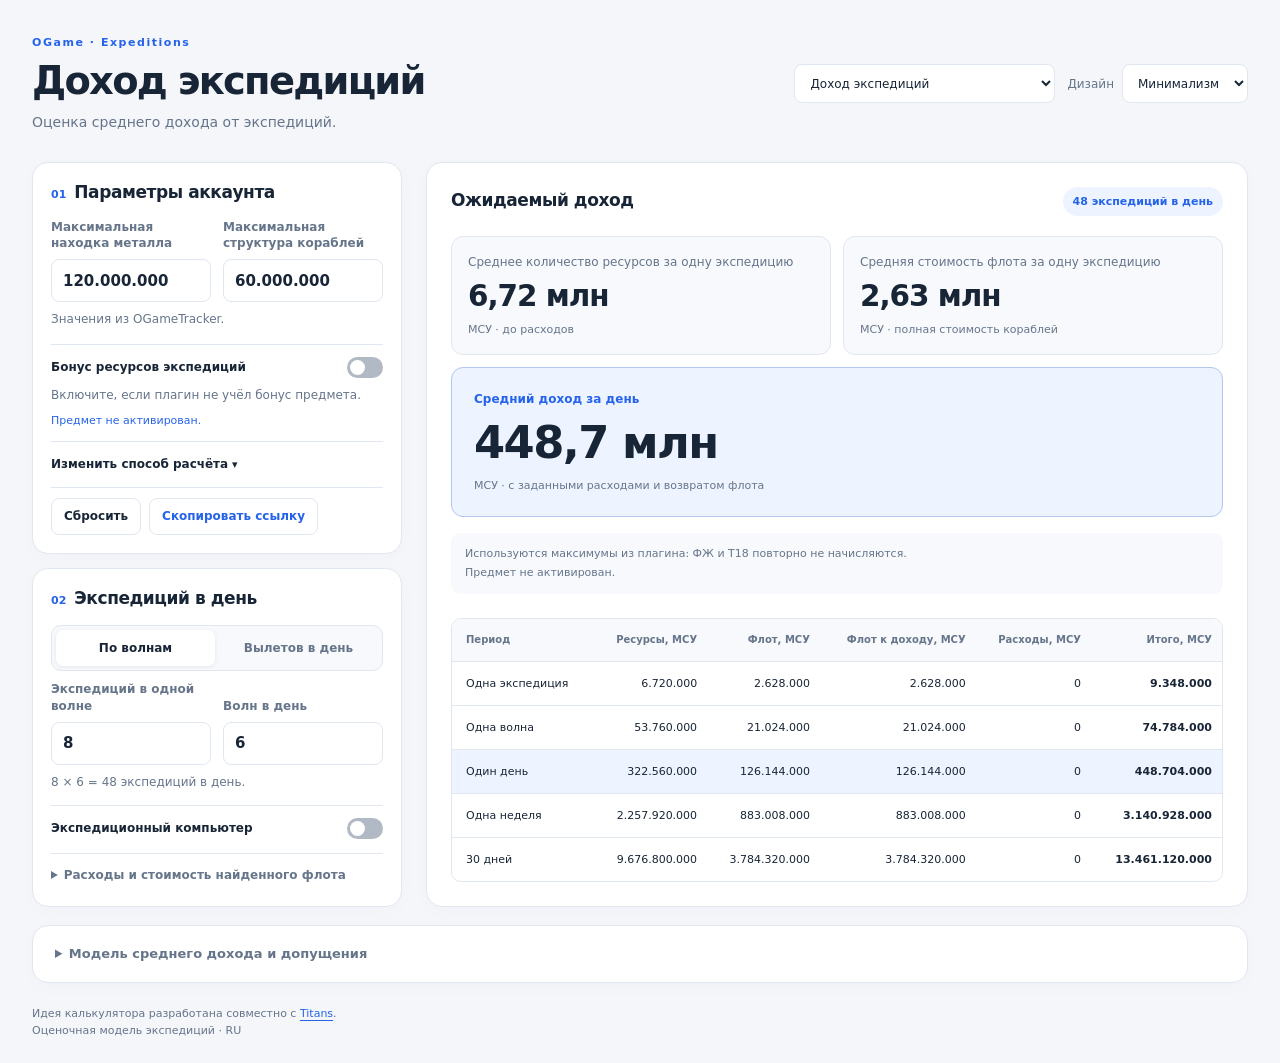
<file: index.html>
<!doctype html>
<html lang="ru" data-theme="minimal"><head><meta charset="utf-8"><meta name="viewport" content="width=device-width,initial-scale=1"><title>Доход экспедиций — OGame</title><meta name="description" content="Средние награды экспедиций OGame: ресурсы, флот, доход за день, топливо и потери."><link rel="stylesheet" href="styles.css?v=16"><script defer src="expeditions-core.js?v=18"></script><script defer src="expeditions.js?v=14"></script></head>
<body><main class="shell"><header class="hero"><div><p class="eyebrow">OGame · Expeditions</p><h1>Доход экспедиций</h1><p class="lede">Оценка среднего дохода от экспедиций.</p></div><nav class="header-actions"><select id="calculatorSelect" class="calculator-picker" aria-label="Калькулятор"><option value="https://zikunow.github.io/ogame-orion-rewards-calculator/">Награды Ориона</option><option value="./" selected>Доход экспедиций</option><option value="simple/">Простой калькулятор экспедиций</option><option value="https://zikunow.github.io/ogame-orion-rewards-calculator/ias_for-dummies/">Простой калькулятор Ориона</option><option value="https://zikunow.github.io/ogame-orion-upgrade-planner/">Планировщик улучшений</option></select><label class="theme-control">Дизайн <select id="theme"><option value="minimal">Минимализм</option><option value="cosmic">Космос</option></select></label></nav></header>
<div class="calculator-layout"><form id="settings" novalidate><section class="panel account-panel"><h2>Параметры аккаунта</h2>

<div class="field-grid" id="automaticFields"></div><div class="field-grid" id="gameFields"></div>
<p id="gameHelp" class="note">Первые два процента — из раздела «Бонус форм жизни игрока». Усиление Исследователя — значение «Общее» в его заголовке: например, 7,14%, а не 1285,68% из строки «Экспедиционный бонус». Предмет укажите отдельно ниже.</p>
<div id="manualFields" class="field-grid" hidden></div>
<p id="pluginHelp" class="note" hidden>Значения из OGameTracker.</p>
<details id="proSettings" class="pro-settings"><summary><span>Настройки для про</span><small>T4 · T5 · T11 · T18</small></summary><div class="pro-body"><p class="note">Введите сумму уровней по всем планетам. Например, T5 уровня 20 на 18 планетах — это 360.</p><div id="proFields" class="field-grid"></div><p class="note">Опыт и усиление зданиями применяются ко всем уровням. При разных усилениях на планетах вводите взвешенные эффективные уровни, оставив эти два поля нулевыми.</p><div id="proSummary" class="pro-summary" aria-live="polite"></div><p class="note">Изменения уровней сразу подставляют бонусы выше. Предмет учитывается отдельно ниже. Количество экспедиций в волне задаётся с учётом доступных слотов T18.</p></div></details>
<div class="booster-panel"><label class="bonus-toggle"><span>Бонус ресурсов экспедиций</span><input id="boosterActive" data-key="boosterActive" type="checkbox" role="switch"><span class="switch-track" aria-hidden="true"></span></label><p id="boosterHelp" class="note"></p><div id="boosterFields" hidden><div id="boosterPercentField" class="field-grid"></div></div><p id="boosterStatus" class="bonus-status" role="status"></p></div>
<details id="methodPicker" class="method-picker"><summary>Изменить способ расчёта</summary><fieldset class="method-options"><legend>Способ расчёта</legend><label class="method-option"><input type="radio" name="source" data-key="source" value="1"><span>Максимумы из OGameTracker</span></label><label class="method-option"><input type="radio" name="source" data-key="source" value="0"><span>Проценты бонусов из игры</span></label><label class="method-option"><input type="radio" name="source" data-key="source" value="2"><span>Про-режим · уровни технологий</span></label></fieldset></details><div class="exp-actions"><button class="secondary" type="button" id="reset">Сбросить</button><button class="secondary" type="button" id="share">Скопировать ссылку</button></div><p id="copyStatus" role="status"></p></section>
<section class="panel flight-panel"><h2>Экспедиций в день</h2><fieldset class="flight-mode"><legend>Как задать количество экспедиций</legend><label><input type="radio" name="flightMode" data-key="flightMode" value="0"><span>По волнам</span></label><label><input type="radio" name="flightMode" data-key="flightMode" value="1"><span>Вылетов в день</span></label></fieldset><div id="waveFields" class="field-grid"></div><div id="dailyFlightFields" class="field-grid" hidden></div><p id="dailyFlightSummary" class="note"></p><div class="computer-panel"><label class="bonus-toggle"><span>Экспедиционный компьютер</span><input id="computerEnabled" type="checkbox" role="switch"><span class="switch-track" aria-hidden="true"></span></label><div id="computerSettings" hidden><div id="activityFields" class="field-grid"></div><p class="note">Рекомендуем ×1,1 по эмпирическим данным игроков. Это оценка; можно ввести свой множитель.</p></div></div><details style="margin-top:20px"><summary>Расходы и стоимость найденного флота</summary><div id="costFields" class="field-grid"></div><p class="note">Стоимость флота — его оценка в МСУ. Для дохода от утилизации задайте процент возврата. Топливо и ожидаемые потери задаются на один отправленный флот. При нулевых расходах результат показывает награды без вычета затрат.</p></details></section>
</form><div class="results-column">
<p id="validation" class="validation" role="alert" hidden>Проверьте поля: нужны конечные неотрицательные значения; количество экспедиций и волны — целые числа от 1. Вероятности в сумме не больше 100%, возврат флота и уровень опыта ФЖ — до 100.</p><section id="results" aria-live="polite"></section></div></div><section class="panel model-panel"><details><summary>Модель среднего дохода и допущения</summary><div class="field-grid"><label><span>Коэффициенты дохода</span><select id="model" data-key="model"><option value="0">5,6% ресурсы · 2,19% флот</option><option value="1">Расчёт из вероятностей</option></select></label></div><div id="probabilityFields" class="field-grid" hidden></div><p class="exp-formula">Eрес = Mрес × 0,056 × Kкомп<br>Eфлот = Mфлот × 0,0219 × Kкомп</p><p>Здесь Mрес — максимальная находка металла с ресурсными бонусами. Mфлот — эквивалентный максимум металла с корабельными бонусами; максимальная структура флота равна Mфлот / 2.</p><p>В режиме технологий: A = 1 + 0,001 × опыт + усиление / 100; Bрес = 0,002 × (ΣT5 + ΣT11) × A; Bфлот = 0,002 × ΣT4 × A; B18 = 0,002 × ΣT18 × A. Максимумы умножаются на (1 + Bрес) × (1 + B18) и (1 + Bфлот) × (1 + B18) соответственно. Применена фактическая формула T18, описанная в замерах сообщества, а не теоретическое усиление только базовых 50% класса.</p><p>В расчёте из вероятностей: f = 0,9 × 0,15 + 0,09 × 0,38 + 0,01 × 0,755 = 0,17675. Eрес/Mрес = Pрес × f × 11/12. Eфлот/Mфлот = Pфлот × f × 0,5 × KМСУ.</p><p class="note">МСУ = металл + 1,5 × кристалл + 3 × дейтерий. Вероятности 34,5% / 16,5%, распределение размеров 90/9/1 и коэффициент флота 1,5 — допущения из обсуждения игроков, а не подтверждённые константы игры. Экспедиционный компьютер: рекомендуемая эмпирическая оценка ×1,1; можно задать свой множитель. По умолчанию выключен (×1). В режиме «для про» T18 применяется к величине находок, а дополнительный шанс успешного события автоматически не начисляется.</p><p class="note">Среднее относится ко всем отправленным экспедициям, включая пустые. Требуются неистощённая позиция и достаточный грузовой отсек. ТМ, предметы и доход от боёв не учитываются.</p><p><a href="https://board.ru.ogame.gameforge.com/index.php?thread/108739/&amp;pageNo=22">Обсуждение · страница 22</a> · <a href="https://board.ru.ogame.gameforge.com/index.php?thread/108739/&amp;pageNo=23">Расчёты GhostR1der · страница 23</a> · <a href="https://board.en.ogame.gameforge.com/index.php?thread/849973-expedition-questions/">Лимиты находок · EN</a> · <a href="https://forum.pl.ogame.gameforge.com/forum/thread/19167-18-slot-bada%C5%84-form-wzmocnienie-odkrywca/">Замеры формулы T18 · PL</a></p></details></section><footer>Идея калькулятора разработана совместно с <a href="https://board.ru.ogame.gameforge.com/wcf/index.php?user%2F117180-titans40k%2F=" target="_blank" rel="noopener noreferrer">Titans</a>.<br>Оценочная модель экспедиций · RU</footer><noscript>Для расчёта включите JavaScript.</noscript></main></body></html>
</file>
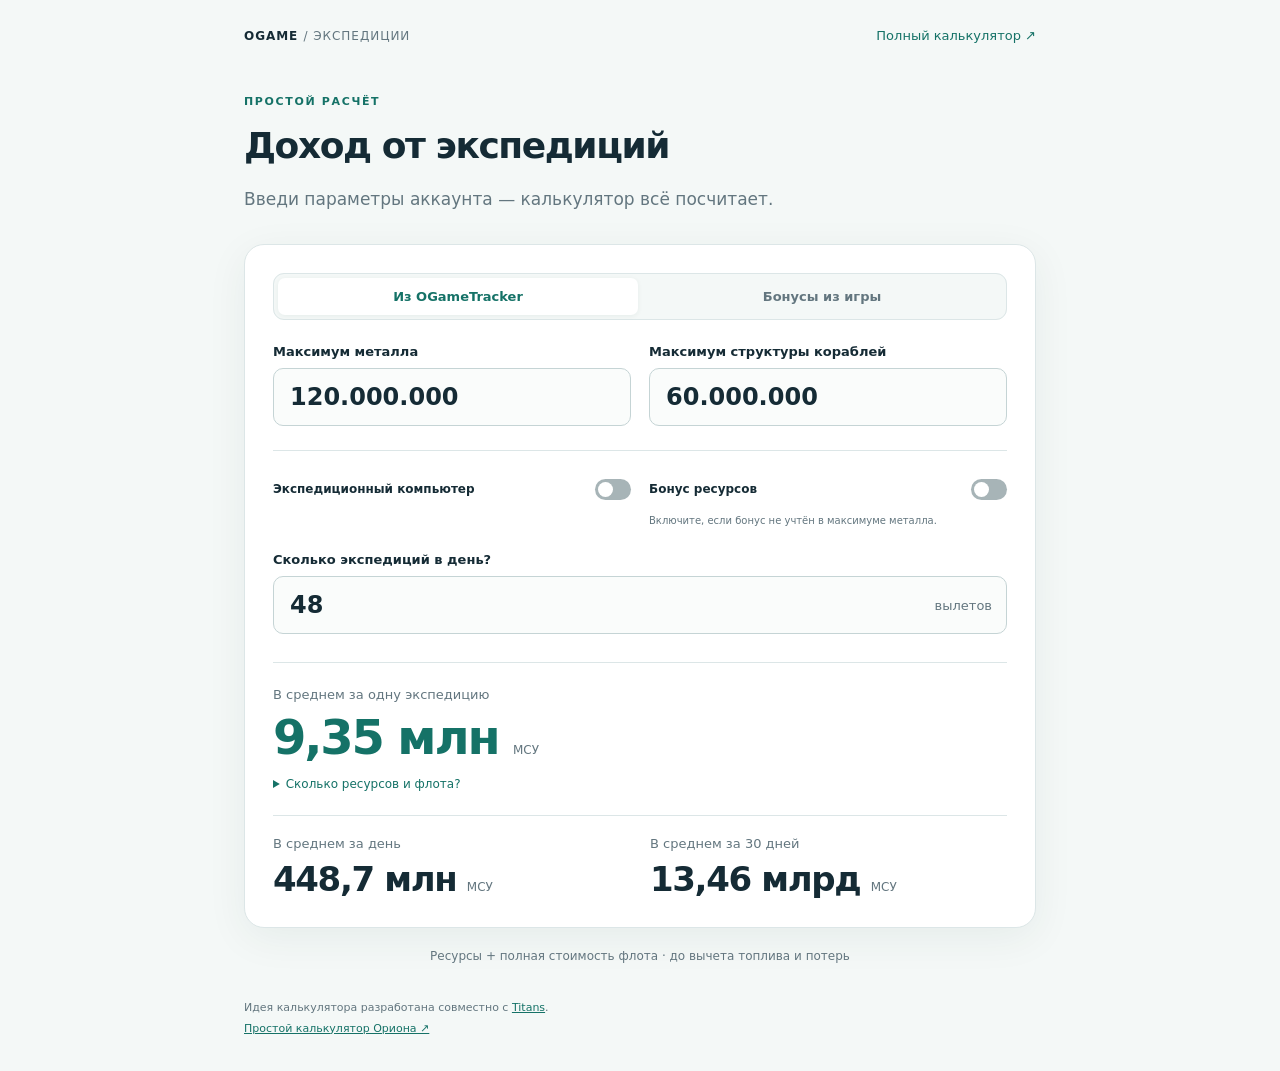
<file: simple/index.html>
<!doctype html>
<html lang="ru"><head><meta charset="utf-8"><meta name="viewport" content="width=device-width,initial-scale=1"><title>Экспедиции — простой калькулятор</title><meta name="description" content="Средний доход экспедиций OGame за вылет, день и 30 дней. Введите максимумы из OGameTracker или бонусы форм жизни."><link rel="stylesheet" href="simple.css?v=6"><script defer src="../expeditions-core.js?v=18"></script><script defer src="simple.js?v=5"></script></head>
<body><main><header><a class="brand" href="../">OGAME <span>/ ЭКСПЕДИЦИИ</span></a><a class="full-link" id="fullLink" href="../">Полный калькулятор ↗</a></header>
<section class="intro"><p class="eyebrow">ПРОСТОЙ РАСЧЁТ</p><h1>Доход от экспедиций</h1><p class="lead">Введи параметры аккаунта — калькулятор всё посчитает.</p></section>
<section class="calculator" aria-label="Простой расчёт дохода"><form id="simpleForm" novalidate><fieldset class="source-switch"><legend>Откуда взять данные?</legend><label><input type="radio" name="source" value="1" checked><span>Из OGameTracker</span></label><label><input type="radio" name="source" value="0"><span>Бонусы из игры</span></label></fieldset>
<div id="pluginFields" class="fields"><label for="metalMax"><span>Максимум металла</span><div class="input-unit"><input id="metalMax" data-key="metalMax" inputmode="numeric" type="text" value="120.000.000" autocomplete="off" spellcheck="false"></div></label><label for="pluginFleet"><span>Максимум структуры кораблей</span><div class="input-unit"><input id="pluginFleet" data-key="pluginFleet" inputmode="numeric" type="text" value="60.000.000" autocomplete="off" spellcheck="false"></div></label></div>
<div id="gameSection" hidden><div class="fields universe-fields"><label for="economy"><span>Скорость экономики</span><select id="economy" data-key="economy"><option value="1">×1</option><option value="2">×2</option><option value="3">×3</option><option value="4">×4</option><option value="5">×5</option><option value="6">×6</option><option value="7">×7</option><option value="8" selected>×8</option><option value="9">×9</option><option value="10">×10</option></select></label><label for="discoverer"><span>Класс аккаунта</span><select id="discoverer" data-key="discoverer"><option value="1">Исследователь</option><option value="0">Другой · Orion/PTS</option><option value="2">Другой · до Orion</option></select></label><label for="topPoints"><span>Очки игрока №1</span><select id="topPoints" data-key="topPoints"><option value="0">Менее 10.000</option><option value="10000">10.000 – 99.999</option><option value="100000">100.000 – 999.999</option><option value="1000000">1 – 4,99 млн</option><option value="5000000">5 – 24,99 млн</option><option value="25000000">25 – 49,99 млн</option><option value="50000000">50 – 74,99 млн</option><option value="75000000">75 – 99,99 млн</option><option value="100000000" selected>100 млн и больше</option></select></label></div><small id="classHelp" class="mode-note"></small><div class="fields game-fields"><label for="resourceBonus"><span>Бонус ресурсов ФЖ</span><div class="input-unit"><input id="resourceBonus" data-key="resourceBonus" inputmode="decimal" value="0" autocomplete="off"><span>%</span></div></label><label for="shipBonus"><span>Бонус кораблей ФЖ</span><div class="input-unit"><input id="shipBonus" data-key="shipBonus" inputmode="decimal" value="0" autocomplete="off"><span>%</span></div></label><label for="discovererBonus"><span>Усиление Исследователя</span><div class="input-unit"><input id="discovererBonus" data-key="discovererBonus" inputmode="decimal" value="0" autocomplete="off"><span>%</span></div><small>Значение «Общее» рядом с названием класса.</small></label></div><small class="mode-note">Первопроходец учтён. Бонусы — из раздела «Бонус форм жизни игрока», без предметов и компьютера.</small></div>
<div class="items-grid"><section class="item"><label class="item-toggle"><span>Экспедиционный компьютер</span><input id="computerEnabled" data-key="computerEnabled" type="checkbox" role="switch"><span class="switch-track" aria-hidden="true"></span></label><div id="computerFields" hidden><label class="item-value" for="computerMultiplier"><span>Множитель компьютера</span><div class="input-unit"><input id="computerMultiplier" data-key="computerMultiplier" inputmode="decimal" value="1,1" autocomplete="off"><span>×</span></div></label><small>×1,1 — эмпирическая оценка. Можно изменить.</small></div></section><section class="item"><label class="item-toggle"><span>Бонус ресурсов</span><input id="boosterActive" data-key="boosterActive" type="checkbox" role="switch"><span class="switch-track" aria-hidden="true"></span></label><div id="boosterFields" hidden><label class="item-value" for="boosterPercent"><span>Бонус предмета</span><div class="input-unit"><input id="boosterPercent" data-key="boosterPercent" inputmode="decimal" value="35" autocomplete="off"><span>%</span></div></label></div><small id="boosterHelp"></small></section></div>
<label class="daily-input" for="flightsPerDay"><span>Сколько экспедиций в день?</span><div class="input-unit"><input id="flightsPerDay" data-key="flightsPerDay" inputmode="numeric" value="48" autocomplete="off"><span>вылетов</span></div></label><p id="error" class="error" role="alert" hidden>Проверьте числа. Вылеты и экономика — целые числа от 1 до 10.000; остальные значения — неотрицательные.</p></form>
<div id="output" aria-live="polite"><div class="result"><p class="caption">В среднем за одну экспедицию</p><p class="reward"><span id="perFlight">—</span> <span class="unit">МСУ</span></p><details class="result-detail"><summary>Сколько ресурсов и флота?</summary><dl class="facts"><dt>Ресурсы за экспедицию</dt><dd id="resources">—</dd><dt>Полная стоимость найденного флота</dt><dd id="ships">—</dd></dl></details></div><div class="totals"><div><p class="caption">В среднем за день</p><p class="total"><span id="perDay">—</span> <span class="unit">МСУ</span></p></div><div><p class="caption">В среднем за 30 дней</p><p class="total"><span id="perMonth">—</span> <span class="unit">МСУ</span></p></div></div></div></section>
<p class="assumptions">Ресурсы + полная стоимость флота · до вычета топлива и потерь</p><footer>Идея калькулятора разработана совместно с <a href="https://board.ru.ogame.gameforge.com/wcf/index.php?user%2F117180-titans40k%2F=">Titans</a>.<br><a href="https://zikunow.github.io/ogame-orion-rewards-calculator/ias_for-dummies/">Простой калькулятор Ориона ↗</a></footer><noscript>Для расчёта включите JavaScript.</noscript></main></body></html>
</file>
<file: styles.css>
:root{color-scheme:light;--bg:#f4f6fa;--panel:#fff;--panel-2:#f7f9fc;--line:#e1e7ef;--text:#182536;--muted:#66758a;--accent:#2563eb;--accent-2:#147a62;--field:#fff;--tint:#edf4ff;--shadow:0 4px 20px #21334d05}
html[data-theme="cosmic"]{color-scheme:dark;--bg:#080f1c;--panel:#101c2d;--panel-2:#142338;--line:#25374e;--text:#e8f0fc;--muted:#9badc6;--accent:#79b7ff;--accent-2:#78dfbc;--field:#0c1727;--tint:#162b47;--shadow:0 8px 32px #0002}
*{box-sizing:border-box}[hidden]{display:none!important}body{margin:0;background:var(--bg);color:var(--text);font:14px/1.55 Inter,ui-sans-serif,system-ui,-apple-system,BlinkMacSystemFont,"Segoe UI",sans-serif}html[data-theme="cosmic"] body{background:radial-gradient(ellipse at 80% 0%,#17325a50,transparent 65%),var(--bg)}button,input,select{font:inherit}a{color:var(--accent);text-underline-offset:3px}button,summary,select{cursor:pointer}button,input,select,summary{outline-offset:4px}input:focus-visible,select:focus-visible,button:focus-visible,summary:focus-visible{outline:2px solid var(--accent)}.shell{width:min(1320px,calc(100% - 64px));margin:auto;padding:34px 0 24px}.hero{display:flex;align-items:center;justify-content:space-between;gap:32px;margin-bottom:28px}.eyebrow{color:var(--accent);font-size:11px;font-weight:750;letter-spacing:.14em;margin:0 0 8px}h1{font-size:clamp(28px,3vw,40px);letter-spacing:-.045em;line-height:1.12;margin:0 0 10px}h2{font-size:17px;letter-spacing:-.025em;line-height:1.4;margin:0}h3{font-size:15px;margin:20px 0 12px}p{margin:12px 0 0}.lede{color:var(--muted);font-size:14px;max-width:610px;margin:0}.header-actions{display:flex;align-items:center;gap:12px;flex-wrap:wrap;justify-content:flex-end}.header-actions select{height:39px;width:auto;font-size:12px}.theme-control{display:flex;gap:8px;align-items:center;color:var(--muted);font-size:12px}.calculator-layout{display:grid;grid-template-columns:370px minmax(0,1fr);gap:24px;align-items:start}form,.results-column,#results{min-width:0}.panel{border:1px solid var(--line);border-radius:16px;background:var(--panel);box-shadow:var(--shadow);padding:22px}.account-panel,.flight-panel{margin:0 0 18px}.exp-intro,.note{font-size:12px;color:var(--muted);line-height:1.65}.exp-intro{margin:9px 0 18px}.field-grid{display:grid;grid-template-columns:repeat(2,minmax(0,1fr));gap:16px 12px;margin-top:18px;align-items:end}.field-grid label{min-width:0}.field-grid label>span{display:flex;align-items:end;min-height:35px;line-height:1.4;font-size:12px;font-weight:550;color:var(--muted);margin-bottom:7px}input,select{width:100%;height:43px;padding:0 11px;border:1px solid var(--line);border-radius:8px;background:var(--field);color:var(--text);transition:border-color .15s,box-shadow .15s}input:hover,select:hover{border-color:var(--accent)}input[type=number]{font-variant-numeric:tabular-nums;font-weight:600;font-size:15px}input[aria-invalid=true]{border-color:#d74848}.checkbox{display:flex;gap:9px;align-items:center;font-size:12px;line-height:1.5;padding:11px 12px;background:var(--panel-2);border:1px solid var(--line);border-radius:9px;cursor:pointer}.checkbox input{appearance:auto;width:16px;height:16px;flex:0 0 16px;margin:0;accent-color:var(--accent)}.exp-actions{display:flex;gap:8px;flex-wrap:wrap;margin-top:18px;padding-top:16px;border-top:1px solid var(--line)}.secondary{padding:0 12px;height:37px;border:1px solid var(--line);border-radius:8px;background:var(--panel);color:var(--text);font-size:12px;font-weight:550}.secondary:hover{background:var(--tint);border-color:var(--accent)}#share{color:var(--accent)}#copyStatus:empty{display:none}#copyStatus{font-size:12px;color:var(--accent-2)}details summary{color:var(--muted);font-size:12px;font-weight:600}details[open]>summary{color:var(--text)}.flight-panel details{border-top:1px solid var(--line);padding-top:15px}.section-top{display:flex;align-items:center;justify-content:space-between;gap:12px;margin-bottom:20px}.section-top>span{font-size:11px;font-weight:600;color:var(--accent);border-radius:20px;background:var(--tint);padding:6px 10px;white-space:nowrap}.daily-panel{padding:24px;margin-bottom:18px}.daily-panel .metrics{display:grid;grid-template-columns:1fr 1fr;gap:12px}.metric{min-width:0;border:1px solid var(--line);background:var(--panel-2);border-radius:12px;padding:16px}.metric span{display:block;color:var(--muted);font-size:12px;line-height:1.5;margin-bottom:8px}.metric b{display:block;font-size:clamp(22px,2.3vw,30px);line-height:1.2;letter-spacing:-.035em;font-variant-numeric:tabular-nums;overflow-wrap:anywhere}.metric small{display:block;color:var(--muted);font-size:11px;margin-top:7px}.daily-panel .metric:last-child{grid-column:1/-1;background:var(--tint);border-color:color-mix(in srgb,var(--accent) 25%,var(--line));padding:22px}.daily-panel .metric:last-child span{color:var(--accent);font-weight:650}.daily-panel .metric:last-child b{font-size:clamp(32px,3.5vw,46px);color:var(--text)}.table-wrap{overflow:auto;margin-top:24px;border:1px solid var(--line);border-radius:10px}table{width:100%;border-collapse:collapse;white-space:nowrap;font-size:11px;font-variant-numeric:tabular-nums}th,td{padding:13px 10px;text-align:right;border-bottom:1px solid var(--line)}th{font-size:10px;font-weight:600;color:var(--muted);background:var(--panel-2)}th:first-child,td:first-child{text-align:left;padding-left:14px}tbody tr:last-child td{border-bottom:0}tbody tr.daily-row{background:var(--tint)}tbody tr:hover{background:var(--panel-2)}td strong{font-weight:750}.table-wrap+.note{font-size:11px;margin-top:12px}#results>.account-panel{padding:22px 24px}#results>.account-panel .metrics{display:grid;grid-template-columns:repeat(3,minmax(0,1fr));gap:10px;margin-top:18px}#results>.account-panel .metric{padding:0 12px 0 0;border:0;background:none;border-radius:0}#results>.account-panel .metric+.metric{border-left:1px solid var(--line);padding-left:14px}#results>.account-panel .metric b{font-size:23px}.exp-formula{font-size:11px;color:var(--muted);line-height:1.8;overflow-wrap:anywhere}.model-panel{margin-top:8px;padding:18px 22px}.model-panel>details>summary{font-size:13px}.model-panel details>p{max-width:1000px;font-size:12px;color:var(--muted)}.model-panel .field-grid{max-width:600px}.validation{border:1px solid #e9b2b2;background:#fff1f1;color:#a42828;border-radius:12px;padding:16px;margin:0 0 16px;font-size:13px}footer{font-size:11px;color:var(--muted);padding-top:22px}.flight-panel h2::before,.account-panel>h2::before{display:inline-block;color:var(--accent);font-size:11px;letter-spacing:0;margin-right:8px}.account-panel>h2::before{content:'01';}form .flight-panel>h2::before{content:'02';}#results>.account-panel>h2::before{content:none}
@media(min-width:1500px){.calculator-layout{grid-template-columns:390px minmax(0,1fr)}}
@media(max-width:1100px){.shell{width:calc(100% - 40px)}.calculator-layout{grid-template-columns:330px minmax(0,1fr);gap:18px}.panel{padding:18px}.daily-panel{padding:20px}.hero{align-items:flex-start}.hero .lede{max-width:450px}.header-actions{max-width:270px}.table-wrap{margin-left:-1px;margin-right:-1px}table{min-width:590px}.metric{padding:13px}.metric b{font-size:24px}.section-top{flex-wrap:wrap}}
@media(max-width:860px){.calculator-layout{grid-template-columns:1fr}.hero{flex-wrap:wrap;gap:18px}.header-actions{max-width:none;justify-content:flex-start}.shell{width:calc(100% - 32px);padding-top:24px}form{display:grid;grid-template-columns:1fr 1fr;gap:16px}form .panel{margin-bottom:0}.field-grid{gap:14px 10px}.results-column{margin-top:2px}.model-panel{margin-top:0}}
@media(max-width:600px){form{display:block}form .panel{margin-bottom:14px}.shell{width:calc(100% - 24px);padding-top:22px}.hero{margin-bottom:22px}.hero h1{font-size:30px}.header-actions{width:100%;justify-content:space-between;gap:8px}.header-actions .calculator-picker{max-width:210px;flex:1;min-width:0}.theme-control{font-size:0;gap:0}.header-actions .theme-control select{font-size:12px;width:115px}.panel,.daily-panel,#results>.account-panel{padding:18px;border-radius:12px}.calculator-layout{gap:2px}.daily-panel .metric:last-child{padding:18px}.daily-panel .metric:last-child b{font-size:36px}.daily-panel .metrics{gap:10px}.metric small{font-size:10px}.metric b{font-size:24px}#results>.account-panel .metric b{font-size:20px}.table-wrap{margin-top:20px}.note{font-size:11px}.section-top{margin-bottom:16px}.model-panel{margin-top:2px}#results>.account-panel .metric{padding-right:5px}#results>.account-panel .metric+.metric{padding-left:10px}.metric span{font-size:11px}.exp-formula{font-size:10px}}
@media(prefers-reduced-motion:reduce){*{transition:none!important;scroll-behavior:auto!important}}
.pro-settings{margin-top:18px;border:1px solid var(--line);border-radius:10px;background:var(--panel-2)}.pro-settings>summary{display:list-item;padding:13px 14px;list-style-position:inside;color:var(--text);font-size:12px}.pro-settings>summary small{font-size:10px;color:var(--muted);display:block;padding-left:15px;margin-top:3px;letter-spacing:.03em}.pro-body{padding:0 14px 14px;border-top:1px solid var(--line)}.pro-body>.checkbox{margin-top:12px;background:var(--panel)}.pro-body .field-grid{gap:12px 10px}.pro-body .field-grid label>span{font-size:11px;min-height:30px}.pro-body input{font-size:14px}.pro-summary{border:1px solid var(--line);border-radius:8px;padding:12px;background:var(--panel);margin-top:14px}.pro-summary>div{display:flex;justify-content:space-between;align-items:baseline;gap:8px;font-size:11px;margin:5px 0}.pro-summary span{color:var(--muted)}.pro-summary b{text-align:right;font-variant-numeric:tabular-nums}.pro-summary .pro-total{padding-top:9px;margin-top:9px;border-top:1px solid var(--line)}.pro-summary p{font-size:10px;color:var(--accent);margin-top:9px}.auto-field input{background:var(--tint);border-color:var(--line);color:var(--accent)}.auto-field>span:after{content:'авто';display:inline-block;margin-left:5px;padding:1px 4px;border-radius:4px;background:var(--tint);color:var(--accent);font-size:9px}
.source-picker{display:block;margin-top:14px}.source-picker>span{display:block;color:var(--muted);font-size:12px;font-weight:550;margin-bottom:7px}.source-picker select{font-size:12px}.booster-panel{padding-top:16px;margin-top:18px;border-top:1px solid var(--line)}.booster-panel .checkbox{align-items:flex-start}.booster-panel .checkbox input{margin-top:2px}.booster-panel .field-grid{grid-template-columns:1fr;margin-top:12px}.booster-panel .field-grid label>span{min-height:0}.bonus-status{color:var(--text);font-weight:600;font-size:11px;line-height:1.6;margin-top:10px}.applied-bonuses{font-size:11px;line-height:1.7;color:var(--muted);margin:16px 0 0;padding:12px 14px;background:var(--panel-2);border-radius:9px}#gameFields>label:last-child{grid-column:1/-1}#gameFields>label:last-child>span{min-height:0}
.alternate-source{margin-top:18px;padding-top:16px;border-top:1px solid var(--line)}
input[data-number]{font-variant-numeric:tabular-nums;font-weight:600;font-size:15px}
.method-picker{margin-top:18px;padding-top:14px;border-top:1px solid var(--line)}.method-picker>summary{color:var(--text);font-size:12px;font-weight:600;width:fit-content;list-style:none;cursor:pointer;padding:3px 0}.method-picker>summary::-webkit-details-marker{display:none}.method-picker>summary::after{content:' ▾';font-size:11px}.method-picker[open]>summary::after{content:' ▴'}.method-picker>summary:hover{text-decoration:underline;text-underline-offset:3px}.method-options{border:0;padding:0;margin:12px 0 0;display:grid;gap:8px}.method-options legend{position:absolute;width:1px;height:1px;overflow:hidden;clip-path:inset(50%)}.method-option{display:flex;align-items:center;gap:9px;padding:11px;border:1px solid var(--line);border-radius:8px;font-size:12px;cursor:pointer;background:var(--panel-2)}.method-option input{width:15px;height:15px;flex:0 0 15px;margin:0;accent-color:var(--accent)}.method-option:has(input:checked){border-color:var(--accent);background:var(--tint);color:var(--accent)}

.flight-mode{display:flex;gap:4px;margin:20px 0 16px;padding:4px;border:1px solid var(--line);border-radius:10px;background:var(--panel-2);min-width:0}.flight-mode legend{position:absolute;width:1px;height:1px;overflow:hidden;clip-path:inset(50%)}.flight-mode label{flex:1;position:relative;cursor:pointer;min-width:0}.flight-mode input{position:absolute;opacity:0;width:1px;height:1px}.flight-mode span{display:block;text-align:center;padding:9px 5px;border-radius:7px;font-size:12px;font-weight:600;color:var(--muted)}.flight-mode input:checked+span{background:var(--field);color:var(--text);box-shadow:0 1px 4px #18253615}.flight-mode input:focus-visible+span{outline:2px solid var(--accent);outline-offset:1px}#dailyFlightFields{grid-template-columns:1fr}#dailyFlightFields label>span{min-height:0}#dailyFlightSummary{margin-bottom:16px}

.computer-panel{margin-top:18px;padding-top:16px;border-top:1px solid var(--line)}.bonus-toggle{display:flex;align-items:center;justify-content:space-between;gap:12px;font-size:12px;font-weight:600;cursor:pointer;position:relative}.bonus-toggle input{position:absolute;opacity:0;width:1px;height:1px}.switch-track{width:36px;height:21px;border-radius:20px;background:var(--muted);opacity:.5;flex:0 0 36px;position:relative;transition:background .15s}.switch-track::after{content:'';position:absolute;top:3px;left:3px;width:15px;height:15px;border-radius:50%;background:#fff;transition:transform .15s}.bonus-toggle input:checked+.switch-track{background:var(--accent);opacity:1}.bonus-toggle input:checked+.switch-track::after{transform:translateX(15px)}.bonus-toggle input:focus-visible+.switch-track{outline:2px solid var(--accent);outline-offset:3px}#computerSettings .field-grid{grid-template-columns:1fr;margin-top:14px}#computerSettings label>span{min-height:0}

.bonus-status.inactive{color:var(--accent);font-weight:400}

/* Compact settings; reports keep their natural height as controls expand. */
#settings .panel{padding:18px}#settings .field-grid{margin-top:14px;gap:12px}#settings .booster-panel{margin-top:14px;padding-top:12px}#settings .note{margin-top:8px}#settings .bonus-status{margin-top:6px}#settings .method-picker{margin-top:12px;padding-top:10px}#settings .exp-actions{margin-top:10px;padding-top:10px}#settings .flight-mode{margin:14px 0 10px}#settings .flight-mode+.field-grid{margin-top:10px}#settings .field-grid label>span{min-height:0}#settings #dailyFlightSummary{margin-bottom:0}#settings .computer-panel{margin-top:12px;padding-top:12px}#settings .flight-panel>details{margin-top:14px!important;padding-top:12px}
@media(min-width:861px){.calculator-layout{align-items:start}#settings{display:flex;flex-direction:column;gap:14px;align-self:stretch}#settings>.panel{margin:0}#settings>.flight-panel{flex:1}.results-column{align-self:start}#results>.daily-panel{margin:0}.model-panel{margin-top:18px}}
</file>
<file: simple/simple.css>
:root{--ink:#152b35;--muted:#63767f;--line:#dce6e7;--teal:#157267;--bg:#f4f8f7;font-family:Inter,system-ui,-apple-system,BlinkMacSystemFont,"Segoe UI",sans-serif;color:var(--ink);background:var(--bg);font-synthesis:none}*{box-sizing:border-box}[hidden]{display:none!important}body{margin:0}main{max-width:840px;margin:auto;padding:28px 24px 32px}header{display:flex;justify-content:space-between;gap:16px;align-items:center}a{color:var(--teal)}.brand{text-decoration:none;color:var(--ink);font-weight:800;letter-spacing:.08em;font-size:12px}.brand span{color:var(--muted);font-weight:500}.full-link{font-size:13px;text-decoration:none}.intro{margin:52px 0 30px}.eyebrow{font-size:11px;letter-spacing:.15em;color:var(--teal);font-weight:700;margin:0 0 16px}h1{font-size:clamp(14px,4.2vw,36px);line-height:1.2;letter-spacing:-.04em;margin:0;white-space:nowrap}.lead{color:var(--muted);line-height:1.7;font-size:17px;margin:18px 0 0}.calculator{border:1px solid var(--line);border-radius:20px;padding:28px;background:#fff;box-shadow:0 10px 40px #163a3410}.fields{display:grid;grid-template-columns:1fr 1fr;gap:18px}label>span{display:block;font-size:13px;font-weight:650;margin-bottom:9px}.input-unit{display:flex;border:1px solid #c5d4d5;border-radius:10px;align-items:center;background:#fafcfb;padding:0 14px;gap:8px}.input-unit:focus-within{outline:2px solid var(--teal);outline-offset:2px}.input-unit input{min-width:0;width:100%;border:0;background:transparent;color:var(--ink);font:inherit;font-size:24px;font-weight:650;height:56px;outline:none;font-variant-numeric:tabular-nums}.input-unit>span{white-space:nowrap;color:var(--muted);font-size:13px}small{display:block;font-size:12px;line-height:1.5;color:var(--muted);margin-top:8px}.source-switch{display:flex;gap:4px;padding:4px;margin:0 0 24px;min-width:0;border:1px solid var(--line);border-radius:11px;background:var(--bg)}.source-switch legend{position:absolute;width:1px;height:1px;clip-path:inset(50%);overflow:hidden}.source-switch label{flex:1;position:relative;cursor:pointer;min-width:0}.source-switch input{position:absolute;opacity:0;width:1px;height:1px}.source-switch span{display:block;text-align:center;padding:11px 8px;margin:0;border-radius:7px;color:var(--muted);font-size:13px}.source-switch input:checked+span{color:var(--teal);background:#fff;box-shadow:0 1px 5px #163a3410}.source-switch input:focus-visible+span,a:focus-visible,summary:focus-visible{outline:2px solid var(--teal);outline-offset:3px}.daily-input{display:block;margin-top:24px}.daily-input .input-unit{max-width:100%}.universe{margin-top:18px;font-size:12px;color:var(--muted)}summary{cursor:pointer}.universe .fields{margin-top:16px}.game-fields{grid-template-columns:repeat(3,minmax(0,1fr));margin-top:20px}.mode-note{margin-top:14px}.result{margin-top:28px;border-top:1px solid var(--line);padding-top:24px}.caption{font-size:13px;color:var(--muted);margin:0}.reward{font-size:clamp(34px,5vw,48px);letter-spacing:-.045em;font-weight:750;color:var(--teal);margin:7px 0;overflow-wrap:anywhere}.unit{font-size:12px;letter-spacing:0;color:var(--muted);font-weight:500}.result-detail{margin-top:12px;font-size:12px}.result-detail summary{color:var(--teal)}.facts{display:grid;grid-template-columns:1fr auto;gap:10px 16px;margin:16px 0;line-height:1.6}.facts dt{color:var(--muted)}.facts dd{margin:0;text-align:right;font-variant-numeric:tabular-nums}.totals{display:grid;grid-template-columns:1fr 1fr;gap:20px;margin-top:24px;padding-top:20px;border-top:1px solid var(--line)}.total{font-size:clamp(25px,4vw,34px);letter-spacing:-.04em;font-weight:700;margin:8px 0 0;overflow-wrap:anywhere;font-variant-numeric:tabular-nums}.assumptions{text-align:center;font-size:12px;color:var(--muted);line-height:1.8;margin:18px 0 28px}footer{font-size:11px;color:var(--muted);line-height:1.9;margin-top:30px}.error{color:#b42318;font-size:13px;line-height:1.6}.input-unit:has([aria-invalid=true]){border-color:#b42318}@media(max-width:560px){main{padding:20px 16px}.intro{margin:36px 0 24px}.lead{font-size:15px}.calculator{padding:20px;border-radius:16px}.fields{grid-template-columns:1fr;gap:16px}.game-fields{grid-template-columns:1fr}.universe-fields{grid-template-columns:1fr}.totals{grid-template-columns:1fr;gap:20px}.facts{grid-template-columns:1fr}.facts dd{text-align:left}.full-link{max-width:120px;text-align:right;font-size:12px}.brand{font-size:11px}.input-unit input{font-size:23px}.source-switch span{font-size:12px;padding:10px 4px}}

.universe-fields{grid-template-columns:repeat(3,minmax(0,1fr))}select{width:100%;min-width:0;height:48px;padding:0 10px;border:1px solid #c5d4d5;border-radius:9px;background:#fafcfb;color:var(--ink);font:inherit;font-size:13px}select:focus-visible{outline:2px solid var(--teal);outline-offset:2px}.game-fields label>span{min-height:36px;display:flex;align-items:end}.game-fields .input-unit input{font-size:23px}.game-fields label:has(input:disabled){opacity:.5}input:disabled{cursor:not-allowed}@media(max-width:560px){.universe-fields{grid-template-columns:1fr}.game-fields label>span{min-height:0}}

.items-grid{display:grid;grid-template-columns:1fr 1fr;gap:18px;margin-top:24px;padding-top:20px;border-top:1px solid var(--line)}.item{min-width:0}.item-toggle{display:flex;align-items:center;justify-content:space-between;gap:10px;cursor:pointer;position:relative;min-height:36px}.item-toggle>span:first-child{font-size:12px;line-height:1.5;margin:0}.item-toggle input{position:absolute;opacity:0;width:1px;height:1px}.item-toggle .switch-track{position:relative;flex:0 0 36px;height:21px;border-radius:20px;background:#a7b4b7;margin:0}.switch-track::after{content:'';position:absolute;width:15px;height:15px;top:3px;left:3px;border-radius:50%;background:white;transition:transform .15s}.item-toggle input:checked+.switch-track{background:var(--teal)}.item-toggle input:checked+.switch-track::after{transform:translateX(15px)}.item-toggle input:focus-visible+.switch-track{outline:2px solid var(--teal);outline-offset:3px}.item-value{display:block;margin-top:8px}.item-value>span{font-size:11px;margin-bottom:5px}.item .input-unit{padding:0 10px;border-radius:8px}.item .input-unit input{height:36px;font-size:18px}.item .input-unit>span{font-size:11px}.item small{font-size:10px;margin-top:6px}@media(max-width:420px){.items-grid{grid-template-columns:1fr;gap:16px}}
</file>
